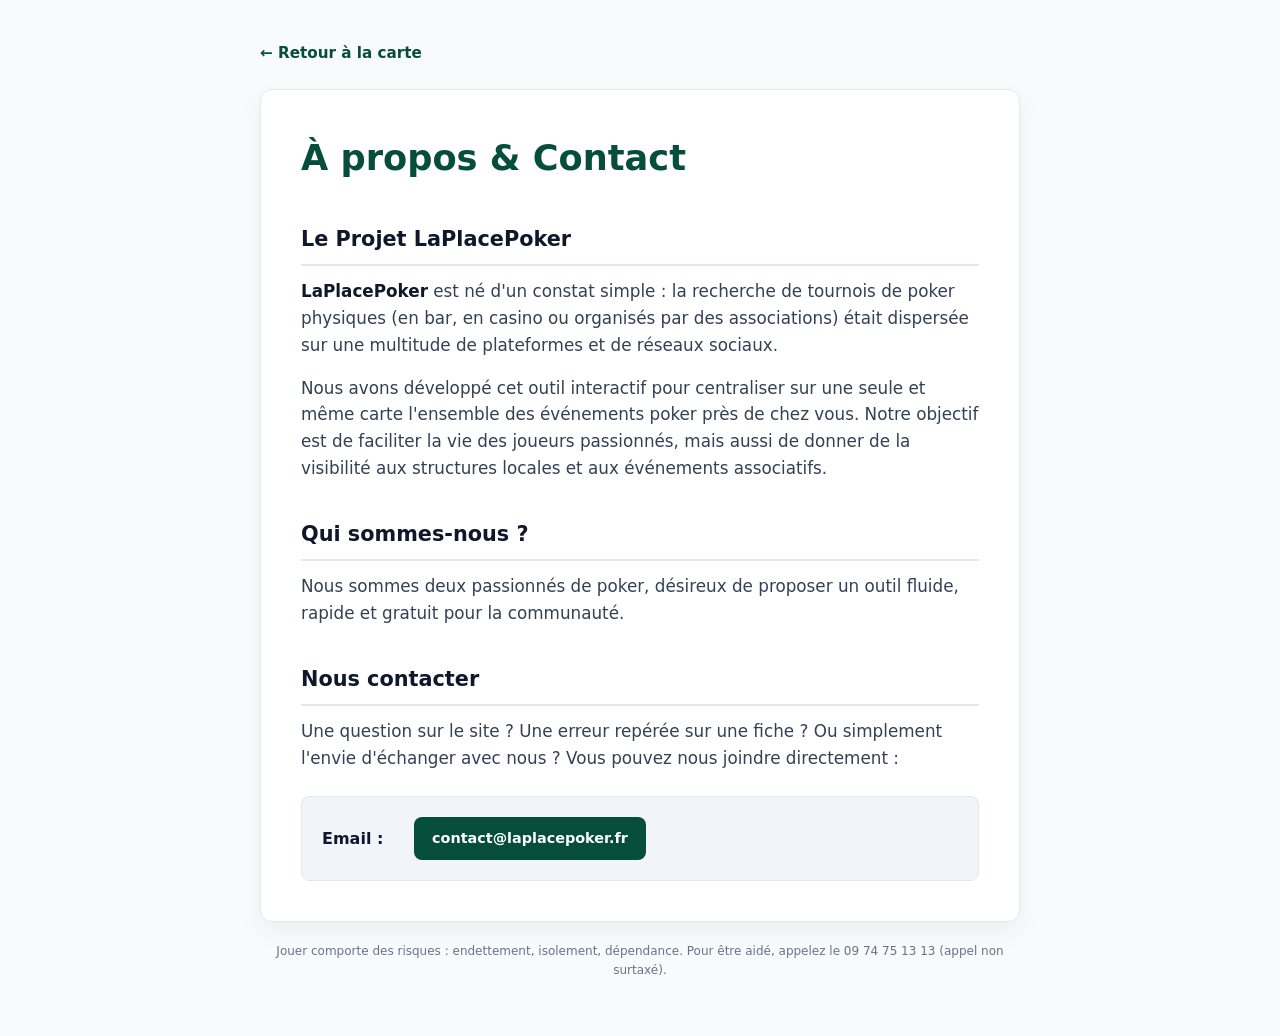
<file: contact.html>
<!DOCTYPE html>
<html lang="fr">
<head>
  <meta charset="UTF-8">
  <meta name="viewport" content="width=device-width, initial-scale=1.0">
  <title>LaPlacePoker - À propos & Contact</title>
  <link rel="icon" type="image/png" href="favicon.png">
  <link rel="stylesheet" href="styles2.css">
  <link rel="icon" type="image/ico" href="assets/img/icon.ico">
</head>
<body>

  <div class="container">
    <a href="/" class="btn-retour">← Retour à la carte</a>

    <div class="content-card">
      <h1>À propos & Contact</h1>

      <h2>Le Projet LaPlacePoker</h2>
      <p>
        <strong>LaPlacePoker</strong> est né d'un constat simple : la recherche de tournois de poker physiques (en bar, en casino ou organisés par des associations) était dispersée sur une multitude de plateformes et de réseaux sociaux.
      </p>
      <p>
        Nous avons développé cet outil interactif pour centraliser sur une seule et même carte l'ensemble des événements poker près de chez vous. Notre objectif est de faciliter la vie des joueurs passionnés, mais aussi de donner de la visibilité aux structures locales et aux événements associatifs.
      </p>

      <h2>Qui sommes-nous ?</h2>
      <p>
        Nous sommes deux passionnés de poker, désireux de proposer un outil fluide, rapide et gratuit pour la communauté.
      </p>

      <h2>Nous contacter</h2>
      <p>
        Une question sur le site ? Une erreur repérée sur une fiche ? Ou simplement l'envie d'échanger avec nous ? Vous pouvez nous joindre directement :
      </p>

      <div class="contact-box">
        <div class="contact-item">
          <strong>Email :</strong>
          <a href="mailto:contact@laplacepoker.fr" class="btn" style="margin-top: 0;">contact@laplacepoker.fr</a>
        </div>
      </div>
    </div>
  </div>
  <p style="font-size: 0.75rem; text-align: center; color: #64748b; margin-top: 20px;">
  Jouer comporte des risques : endettement, isolement, dépendance. Pour être aidé, appelez le 09 74 75 13 13 (appel non surtaxé).
  </p>

</body>
</html>
</file>
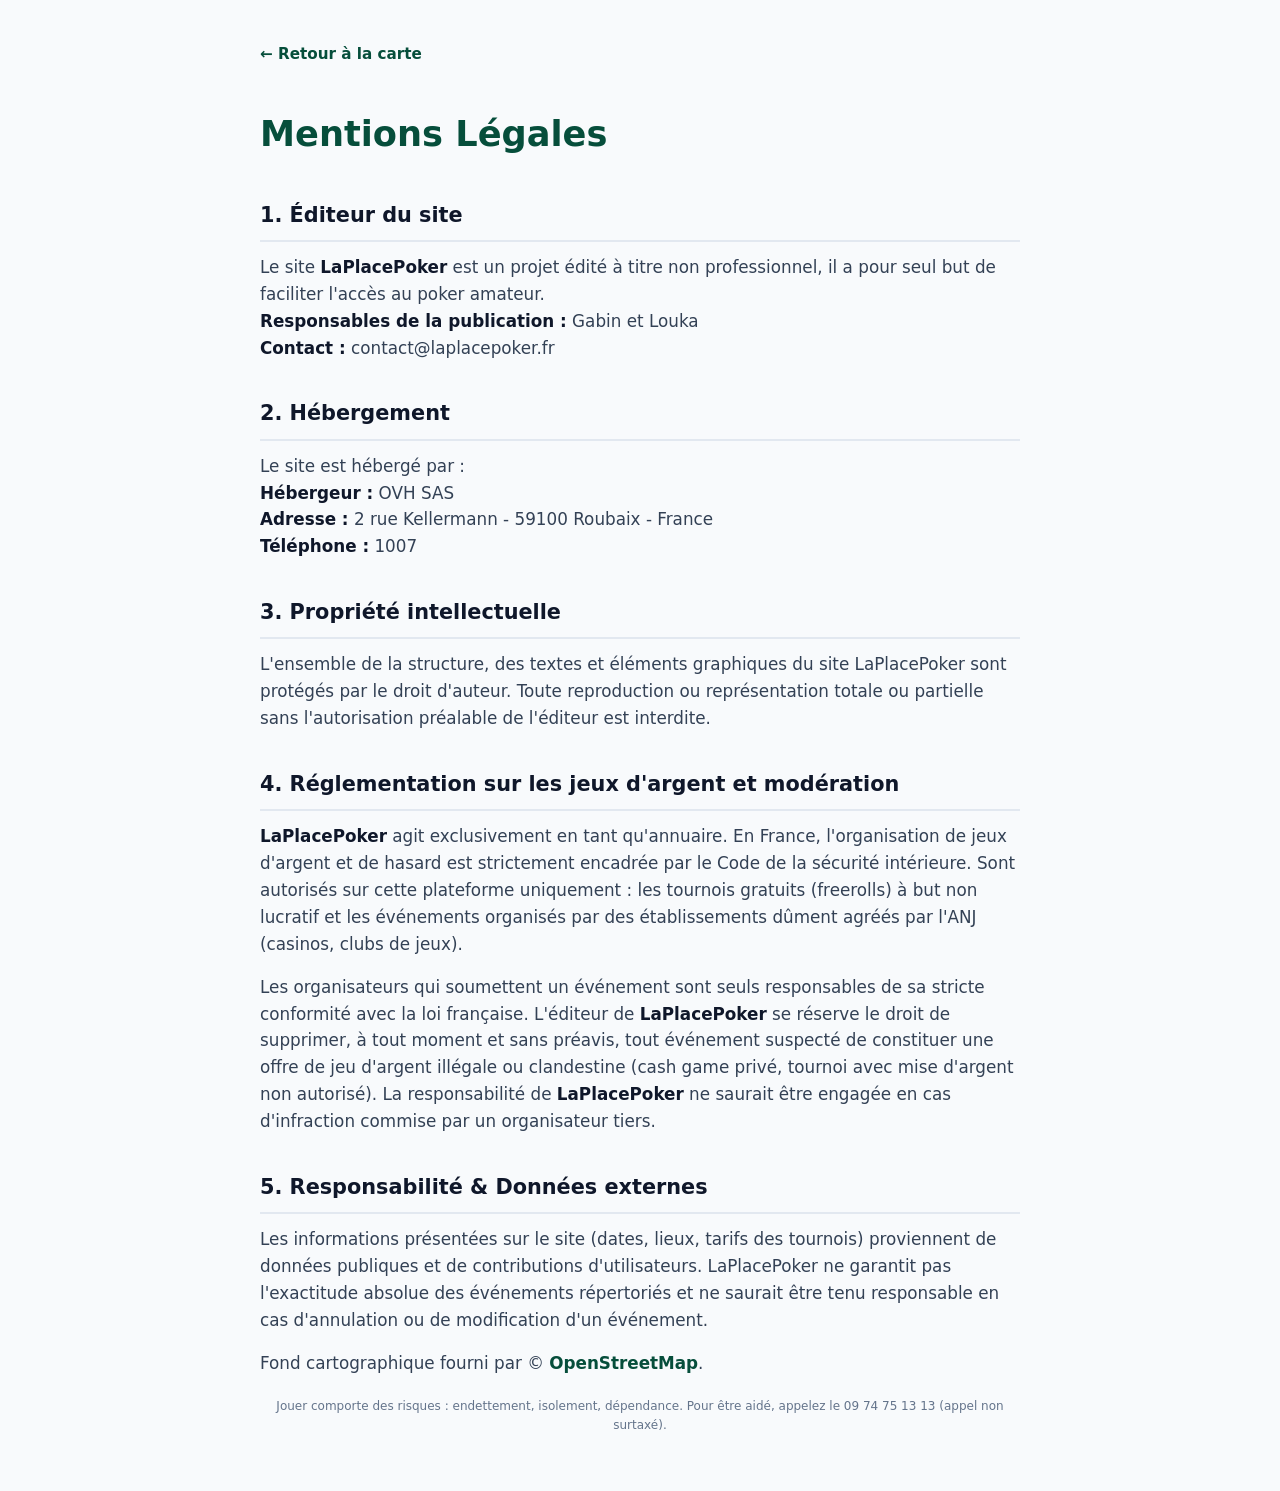
<file: mentions-legales.html>
<!DOCTYPE html>
<html lang="fr">
<head>
  <meta charset="UTF-8">
  <meta name="viewport" content="width=device-width, initial-scale=1.0">
  <title>LaPlacePoker - Mentions Légales</title>
  <link rel="icon" type="image/png" href="favicon.png">
  <link rel="stylesheet" href="styles2.css">
  <link rel="icon" type="image/ico" href="assets/img/icon.ico">
</head>
<body>
  <p><a href="/">← Retour à la carte</a></p>
  <h1>Mentions Légales</h1>

  <h2>1. Éditeur du site</h2>
  <p>
    Le site <strong>LaPlacePoker</strong> est un projet édité à titre non professionnel, il a pour seul but de faciliter l'accès au poker amateur.<br>
    <strong>Responsables de la publication :</strong> Gabin et Louka<br>
    <strong>Contact :</strong> contact@laplacepoker.fr
  </p>

  <h2>2. Hébergement</h2>
  <p>
    Le site est hébergé par :<br>
    <strong>Hébergeur :</strong> OVH SAS<br>
    <strong>Adresse :</strong> 2 rue Kellermann - 59100 Roubaix - France<br>
    <strong>Téléphone :</strong> 1007
  </p>

  <h2>3. Propriété intellectuelle</h2>
  <p>
    L'ensemble de la structure, des textes et éléments graphiques du site LaPlacePoker sont protégés par le droit d'auteur. Toute reproduction ou représentation totale ou partielle sans l'autorisation préalable de l'éditeur est interdite.
  </p>

  <h2>4. Réglementation sur les jeux d'argent et modération</h2>
  <p>
    <strong>LaPlacePoker</strong> agit exclusivement en tant qu'annuaire. En France, l'organisation de jeux d'argent et de hasard est strictement encadrée par le Code de la sécurité intérieure. Sont autorisés sur cette plateforme uniquement : les tournois gratuits (freerolls) à but non lucratif et les événements organisés par des établissements dûment agréés par l'ANJ (casinos, clubs de jeux).
  </p>
  <p>
    Les organisateurs qui soumettent un événement sont seuls responsables de sa stricte conformité avec la loi française. L'éditeur de <strong>LaPlacePoker</strong> se réserve le droit de supprimer, à tout moment et sans préavis, tout événement suspecté de constituer une offre de jeu d'argent illégale ou clandestine (cash game privé, tournoi avec mise d'argent non autorisé). La responsabilité de <strong>LaPlacePoker</strong> ne saurait être engagée en cas d'infraction commise par un organisateur tiers.
  </p>

  <h2>5. Responsabilité & Données externes</h2>
  <p>
    Les informations présentées sur le site (dates, lieux, tarifs des tournois) proviennent de données publiques et de contributions d'utilisateurs. LaPlacePoker ne garantit pas l'exactitude absolue des événements répertoriés et ne saurait être tenu responsable en cas d'annulation ou de modification d'un événement.
  </p>
  <p>
    Fond cartographique fourni par © <a href="https://www.openstreetmap.org/copyright" target="_blank">OpenStreetMap</a>.
  </p>
  <p style="font-size: 0.75rem; text-align: center; color: #64748b; margin-top: 20px;">
  Jouer comporte des risques : endettement, isolement, dépendance. Pour être aidé, appelez le 09 74 75 13 13 (appel non surtaxé).
  </p>
</body>
</html>
</file>
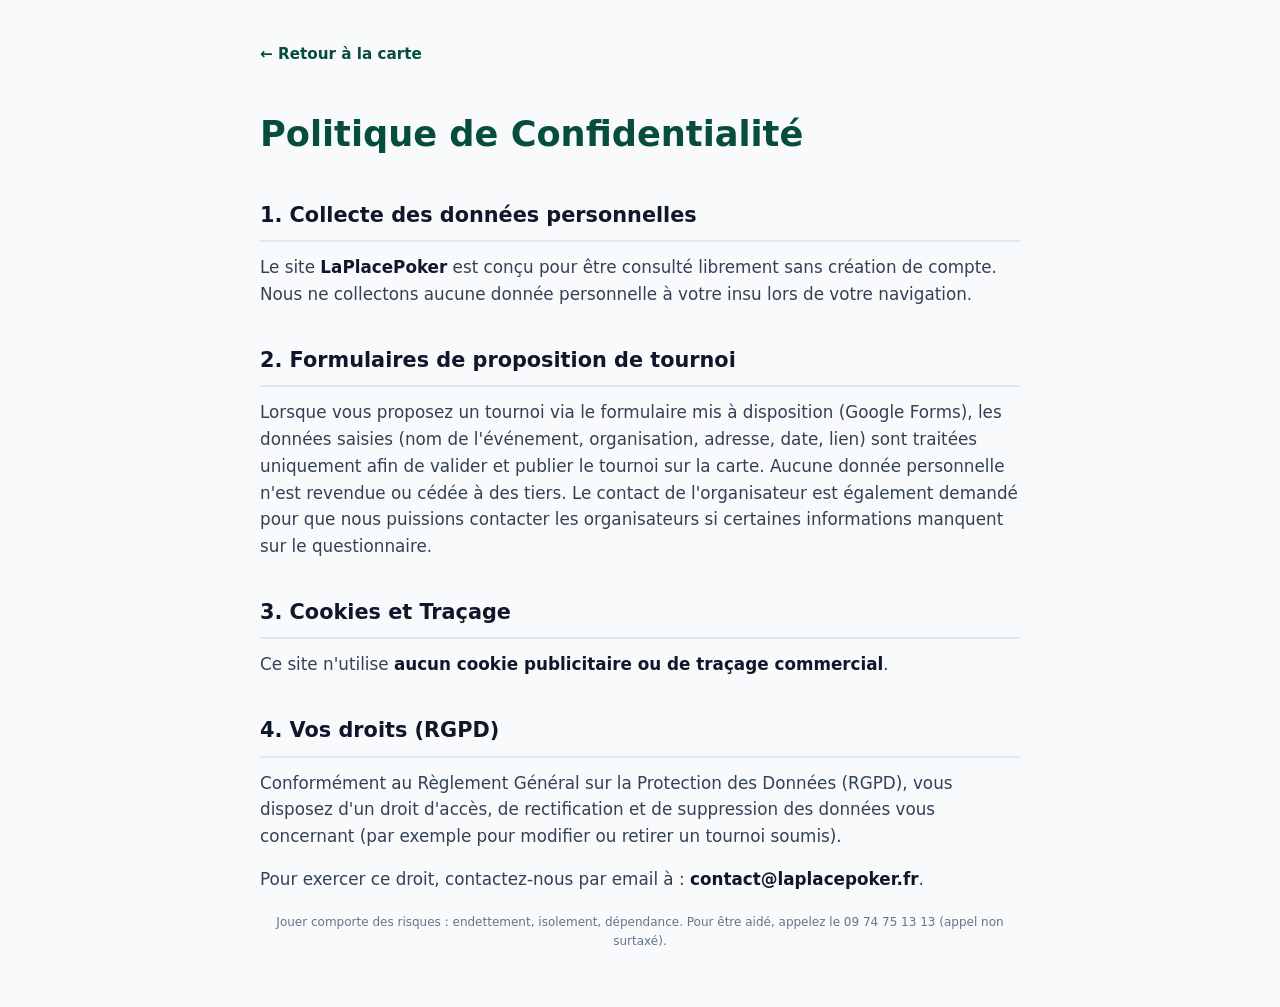
<file: politique-confidentialite.html>
<!DOCTYPE html>
<html lang="fr">
<head>
  <meta charset="UTF-8">
  <meta name="viewport" content="width=device-width, initial-scale=1.0">
  <title>LaPlacePoker - Politique de Confidentialité</title>
  <link rel="icon" type="image/png" href="favicon.png">
  <link rel="stylesheet" href="styles2.css">
  <link rel="icon" type="image/ico" href="assets/img/icon.ico">
</head>
<body>
  <p><a href="/">← Retour à la carte</a></p>
  <h1>Politique de Confidentialité</h1>

  <h2>1. Collecte des données personnelles</h2>
  <p>
    Le site <strong>LaPlacePoker</strong> est conçu pour être consulté librement sans création de compte. Nous ne collectons aucune donnée personnelle à votre insu lors de votre navigation.
  </p>

  <h2>2. Formulaires de proposition de tournoi</h2>
  <p>
    Lorsque vous proposez un tournoi via le formulaire mis à disposition (Google Forms), les données saisies (nom de l'événement, organisation, adresse, date, lien) sont traitées uniquement afin de valider et publier le tournoi sur la carte. Aucune donnée personnelle n'est revendue ou cédée à des tiers.
    Le contact de l'organisateur est également demandé pour que nous puissions contacter les organisateurs si certaines informations manquent sur le questionnaire. 
  </p>

  <h2>3. Cookies et Traçage</h2>
  <p>
    Ce site n'utilise <strong>aucun cookie publicitaire ou de traçage commercial</strong>.
  </p>

  <h2>4. Vos droits (RGPD)</h2>
  <p>
    Conformément au Règlement Général sur la Protection des Données (RGPD), vous disposez d'un droit d'accès, de rectification et de suppression des données vous concernant (par exemple pour modifier ou retirer un tournoi soumis).
  </p>
  <p>
    Pour exercer ce droit, contactez-nous par email à : <strong>contact@laplacepoker.fr</strong>.
  </p>
  <p style="font-size: 0.75rem; text-align: center; color: #64748b; margin-top: 20px;">
  Jouer comporte des risques : endettement, isolement, dépendance. Pour être aidé, appelez le 09 74 75 13 13 (appel non surtaxé).
  </p>
</body>
</html>
</file>
<file: styles2.css>
/* =========================================
   styles2.css
   ========================================= */

/* --- 1. Variables & Palette Neutre --- */
:root {
  --brand-header: #064e3b; /* Vert tapis sombre */
  --btn-primary: #064e3b;  
  --btn-hover: #047557;    
  
  --ink: #0f172a;          /* Texte principal */
  --muted: #64748b;        
  --surface: #ffffff;      /* Surface des cartes */
  --line: #e2e8f0;         /* Lignes de séparation */
  --radius: 8px;
}

* {
  box-sizing: border-box;
}

/* --- 2. Configuration globale de la page (Centrage automatique) --- */
html, body {
  margin: 0;
  padding: 0;
  background-color: #f8fafc; /* Fond gris très clair pour la lisibilité */
}

body {
  font-family: "Bricolage Grotesque", system-ui, -apple-system, sans-serif;
  color: var(--ink);
  -webkit-font-smoothing: antialiased;
  line-height: 1.6;
  
  /* Centrage automatique de la zone de texte */
  max-width: 800px;
  margin: 0 auto;
  padding: 40px 20px;
}

/* --- 3. Styles des textes standards (Mentions & Confidentialité) --- */
h1 {
  color: var(--brand-header);
  font-size: 2.2rem;
  font-weight: 800;
  margin-top: 10px;
  margin-bottom: 24px;
}

h2 {
  color: var(--ink);
  font-size: 1.3rem;
  font-weight: 700;
  margin-top: 36px;
  margin-bottom: 12px;
  border-bottom: 2px solid var(--line);
  padding-bottom: 8px;
}

p {
  margin-top: 0;
  margin-bottom: 16px;
  color: #334155;
  font-size: 1.05rem;
}

strong {
  color: var(--ink);
  font-weight: 700;
}

/* Liens standards */
a {
  color: var(--btn-primary);
  text-decoration: none;
  font-weight: 600;
}

a:hover {
  text-decoration: underline;
}

/* Bouton / Lien "Retour à la carte" */
body > p:first-child a, 
.btn-retour {
  display: inline-flex;
  align-items: center;
  gap: 6px;
  color: var(--brand-header);
  text-decoration: none;
  font-weight: 700;
  font-size: 0.95rem;
  margin-bottom: 24px;
  transition: opacity 0.15s ease;
}

body > p:first-child a:hover, 
.btn-retour:hover {
  opacity: 0.8;
  text-decoration: underline;
}

/* --- 4. Styles spécifiques à la page "Contact" (avec les divs) --- */
.container {
  width: 100%;
}

.content-card {
  background: var(--surface);
  border: 1px solid var(--line);
  border-radius: 12px;
  padding: 40px;
  box-shadow: 0 10px 25px rgba(0, 0, 0, 0.05);
}

.content-card h1 {
  margin-top: 0;
}

/* Boîte de contact */
.contact-box {
  background: #f1f5f9;
  border: 1px solid var(--line);
  border-radius: var(--radius);
  padding: 20px;
  margin-top: 24px;
  display: flex;
  flex-direction: column;
  gap: 16px;
}

.contact-item {
  display: flex;
  align-items: center;
  gap: 12px;
  flex-wrap: wrap;
}

.contact-item strong {
  min-width: 80px;
}

/* Le vrai Bouton (Email) */
.btn {
  display: inline-flex;
  align-items: center;
  padding: 10px 18px;
  background: var(--btn-primary);
  color: #fff !important;
  border-radius: var(--radius);
  text-decoration: none;
  font-size: 0.9rem;
  font-weight: 600;
  transition: background 0.15s ease;
}

.btn:hover {
  background: var(--btn-hover);
  text-decoration: none;
}

/* --- 5. Responsive Mobile --- */
@media (max-width: 600px) {
  body {
    padding: 20px 16px;
  }
  .content-card {
    padding: 24px 20px;
  }
  h1 {
    font-size: 1.8rem;
  }
}
</file>
